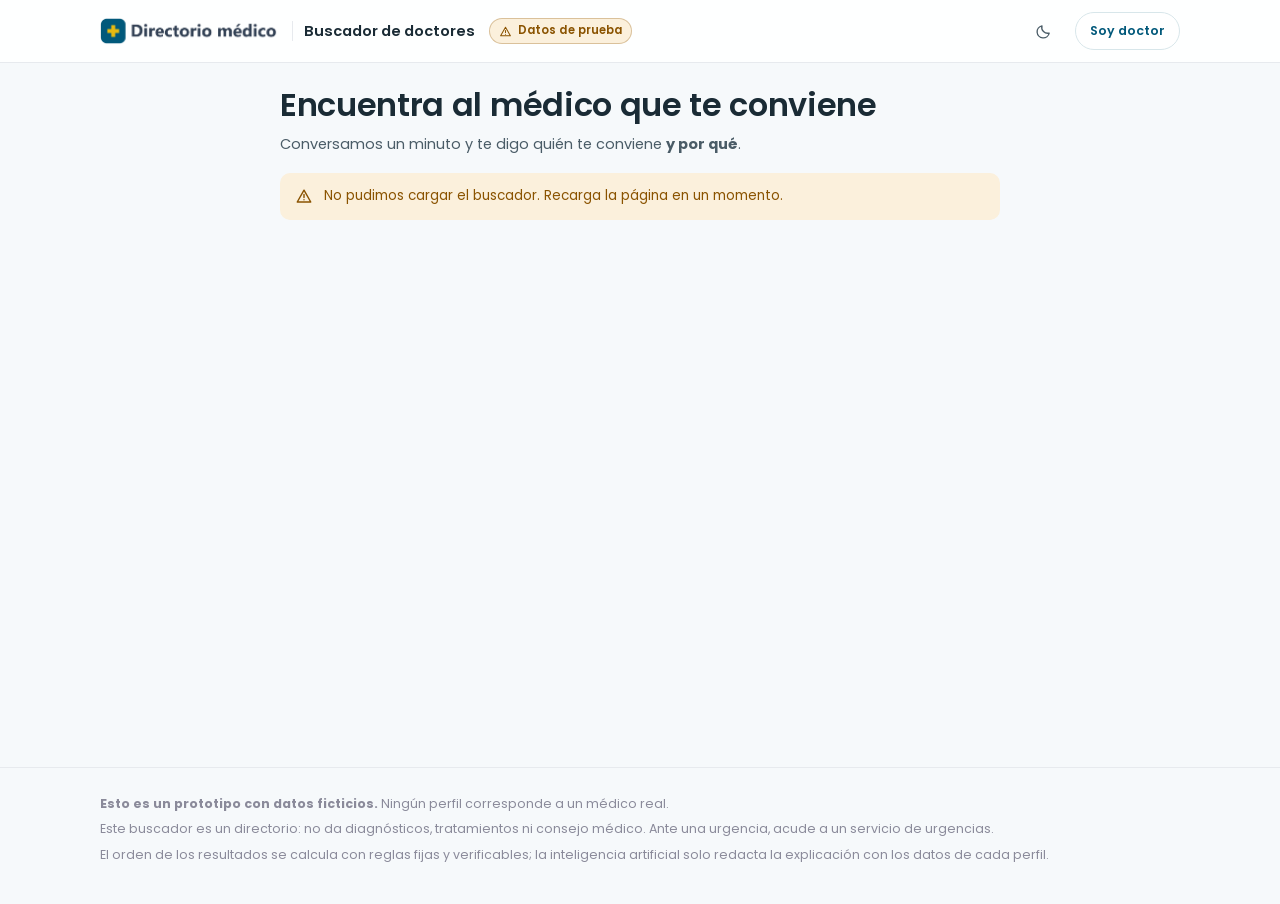
<file: buscar.html>
<!DOCTYPE html>
<html lang="es-MX">
<head>
<meta charset="utf-8">
<meta name="viewport" content="width=device-width, initial-scale=1">
<link rel="icon" href="favicon.png" type="image/png">
<meta name="robots" content="noindex, nofollow">
<title>Buscador de doctores</title>
<meta name="description" content="Prototipo de buscador y recomendador de médicos. Datos de prueba.">
<link rel="stylesheet" href="assets/css/app.css">
<link rel="stylesheet" href="assets/css/chat.css">
<link rel="stylesheet" href="assets/css/buscar.css">
</head>
<body>

<!-- Hoja de iconos compartida: se inserta aquí mismo, antes de cualquier <use> -->
<script src="assets/js/iconos.js"></script>

<header class="cabecera">
  <div class="contenedor cabecera-fila">
    <a class="marca" href="buscar.html">
      <img class="marca-logo" src="assets/img/logo-horizontal.webp" alt="Directorio médico" width="181" height="30">
      <span class="marca-sep"></span>
      <span class="marca-nombre">Buscador de doctores</span>
    </a>
    <span class="etiqueta-prueba"><svg><use href="#i-alerta"/></svg> Datos de prueba</span>
    <span class="cabecera-espacio"></span>
    <nav class="cabecera-nav">
      <button class="btn btn-texto btn-chico" id="btn-tema" type="button" aria-label="Cambiar tema">
        <svg><use href="#i-luna"/></svg>
      </button>
      <a class="btn btn-linea btn-chico" href="doctores.html">Soy doctor</a>
    </nav>
  </div>
</header>

<main class="contenedor">

  <!-- ══ La conversación ═══════════════════════════════════════════════ -->
  <section id="vista-chat" class="chat-marco">
    <div class="chat-intro">
      <h1>Encuentra al médico que te conviene</h1>
      <p>Conversamos un minuto y te digo quién te conviene <strong>y por qué</strong>.</p>
    </div>
    <div id="chat"></div>
    <datalist id="lista-zonas"></datalist>
  </section>

  <!-- ══ Resultados ═══════════════════════════════════════════════════ -->
  <section id="vista-resultados" class="resultados oculto" aria-live="polite">
    <div class="cargando oculto" id="cargando">
      <svg class="girando"><use href="#i-cargando"/></svg>
      <span>Buscando y comparando perfiles…</span>
    </div>
    <div id="contenido-resultados"></div>
  </section>

</main>

<footer class="pie">
  <div class="contenedor">
    <p><strong>Esto es un prototipo con datos ficticios.</strong> Ningún perfil corresponde a un médico real.</p>
    <p>Este buscador es un directorio: no da diagnósticos, tratamientos ni consejo médico. Ante una urgencia, acude a un servicio de urgencias.</p>
    <p>El orden de los resultados se calcula con reglas fijas y verificables; la inteligencia artificial solo redacta la explicación con los datos de cada perfil.</p>
  </div>
</footer>

<script src="assets/js/tema.js"></script>
<script src="assets/js/avatar.js"></script>
<script src="assets/js/conversacion.js"></script>
<script src="assets/js/guion-paciente.js"></script>
<script src="assets/js/buscar.js"></script>
</body>
</html>
</file>
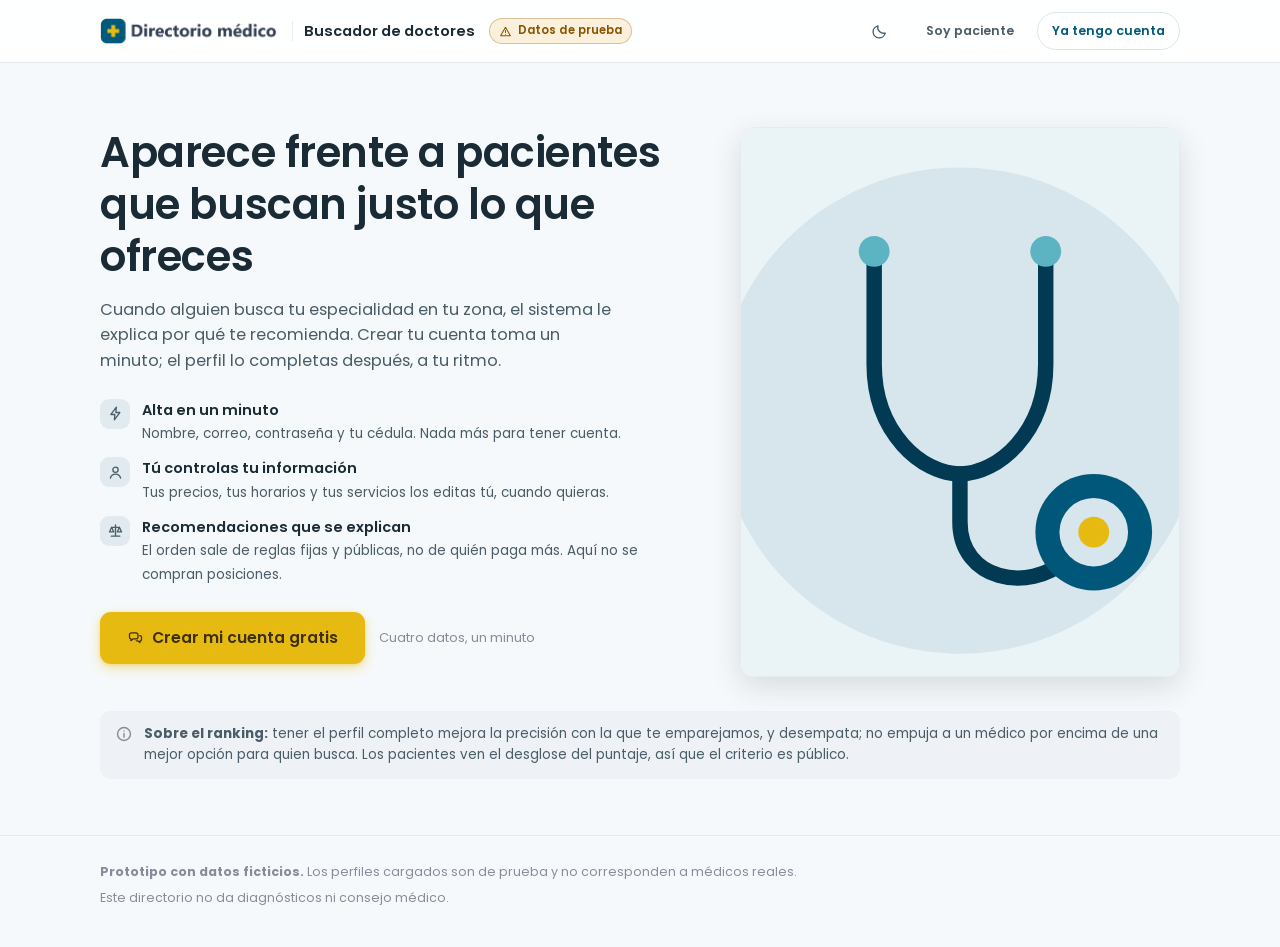
<file: doctores.html>
<!DOCTYPE html>
<html lang="es-MX">
<head>
<meta charset="utf-8">
<meta name="viewport" content="width=device-width, initial-scale=1">
<link rel="icon" href="favicon.png" type="image/png">
<meta name="robots" content="noindex, nofollow">
<title>Para médicos · Buscador de doctores</title>
<meta name="description" content="Prototipo: alta de médicos en el buscador. Datos de prueba.">
<link rel="stylesheet" href="assets/css/app.css">
<link rel="stylesheet" href="assets/css/chat.css">
<link rel="stylesheet" href="assets/css/doctor.css">
</head>
<body>

<script src="assets/js/iconos.js"></script>

<header class="cabecera">
  <div class="contenedor cabecera-fila">
    <a class="marca" href="buscar.html">
      <img class="marca-logo" src="assets/img/logo-horizontal.webp" alt="Directorio médico" width="181" height="30">
      <span class="marca-sep"></span>
      <span class="marca-nombre">Buscador de doctores</span>
    </a>
    <span class="etiqueta-prueba"><svg><use href="#i-alerta"/></svg> Datos de prueba</span>
    <span class="cabecera-espacio"></span>
    <nav class="cabecera-nav">
      <button class="btn btn-texto btn-chico" id="btn-tema" type="button" aria-label="Cambiar tema">
        <svg><use href="#i-luna"/></svg>
      </button>
      <a class="btn btn-texto btn-chico" href="buscar.html">Soy paciente</a>
      <button class="btn btn-linea btn-chico" type="button" id="btn-entrar">Ya tengo cuenta</button>
    </nav>
  </div>
</header>

<main class="contenedor">

  <!-- ══ Propuesta de valor ═══════════════════════════════════════════ -->
  <section class="heroe" id="vista-landing">
    <div>
      <h1>Aparece frente a pacientes que buscan justo lo que ofreces</h1>
      <p class="heroe-entrada">Cuando alguien busca tu especialidad en tu zona, el sistema le explica por qué te recomienda. Crear tu cuenta toma un minuto; el perfil lo completas después, a tu ritmo.</p>

      <div class="ventajas">
        <div class="ventaja">
          <span class="ventaja-icono"><svg><use href="#i-rayo"/></svg></span>
          <div>
            <b>Alta en un minuto</b>
            <span>Nombre, correo, contraseña y tu cédula. Nada más para tener cuenta.</span>
          </div>
        </div>
        <div class="ventaja">
          <span class="ventaja-icono"><svg><use href="#i-persona"/></svg></span>
          <div>
            <b>Tú controlas tu información</b>
            <span>Tus precios, tus horarios y tus servicios los editas tú, cuando quieras.</span>
          </div>
        </div>
        <div class="ventaja">
          <span class="ventaja-icono"><svg><use href="#i-balanza"/></svg></span>
          <div>
            <b>Recomendaciones que se explican</b>
            <span>El orden sale de reglas fijas y públicas, no de quién paga más. Aquí no se compran posiciones.</span>
          </div>
        </div>
      </div>

      <div class="heroe-acciones">
        <button class="btn btn-acento btn-grande" type="button" id="btn-empezar">
          <svg><use href="#i-globos"/></svg> Crear mi cuenta gratis
        </button>
        <span class="heroe-tiempo">Cuatro datos, un minuto</span>
      </div>

      <!-- Prueba social: solo aparece si la bitácora tiene datos reales -->
      <div class="tarjeta demanda oculto" id="demanda">
        <div class="demanda-titulo">Lo que buscaron los pacientes esta semana</div>
        <div class="demanda-lista" id="demanda-especialidades"></div>
        <div class="demanda-lista" id="demanda-zonas" style="margin-top:8px"></div>
        <p class="demanda-pie">Conteos reales de las búsquedas hechas en este prototipo en los últimos 7 días.</p>
      </div>
    </div>

    <div class="heroe-imagen">
      <img src="assets/img/hero-consultorio.svg" alt="" width="400" height="320" loading="lazy">
    </div>
  </section>

  <!-- ══ El alta, conversando ═════════════════════════════════════════ -->
  <section id="vista-chat" class="chat-marco oculto">
    <div class="chat-intro">
      <h1>Creemos tu cuenta</h1>
      <p>Cuatro datos y estás dentro. El perfil completo lo llenas después, en un formulario.</p>
    </div>
    <div id="chat"></div>
  </section>

  <!-- ══ Cierre: cómo quedó ═══════════════════════════════════════════ -->
  <section id="vista-cierre" class="oculto"></section>

  <!-- ══ Acceso ═══════════════════════════════════════════════════════ -->
  <section id="vista-login" class="oculto">
    <div class="tarjeta acceso acceso-solo">
      <h2>Entra a tu perfil</h2>
      <form class="formulario" id="form-login" novalidate>
        <div class="campo">
          <label class="campo-etiqueta" for="log-email">Correo</label>
          <input class="entrada" id="log-email" type="email" maxlength="160" autocomplete="email" required>
        </div>
        <div class="campo">
          <label class="campo-etiqueta" for="log-password">Contraseña</label>
          <input class="entrada" id="log-password" type="password" autocomplete="current-password" required>
        </div>
        <p class="campo-error oculto" id="error-login"></p>
        <button class="btn btn-primario" type="submit" id="btn-login">Entrar</button>
        <p class="form-pie">Cuentas de prueba: cualquier correo del catálogo con la contraseña <strong>demo1234</strong>.</p>
      </form>
      <button class="btn btn-texto btn-chico" type="button" id="btn-volver-landing">Volver</button>
    </div>
  </section>

  <div class="aviso" id="aviso-etica">
    <svg><use href="#i-info"/></svg>
    <span><strong>Sobre el ranking:</strong> tener el perfil completo mejora la precisión con la que te emparejamos, y desempata; no empuja a un médico por encima de una mejor opción para quien busca. Los pacientes ven el desglose del puntaje, así que el criterio es público.</span>
  </div>

</main>

<footer class="pie">
  <div class="contenedor">
    <p><strong>Prototipo con datos ficticios.</strong> Los perfiles cargados son de prueba y no corresponden a médicos reales.</p>
    <p>Este directorio no da diagnósticos ni consejo médico.</p>
  </div>
</footer>

<script src="assets/js/tema.js"></script>
<script src="assets/js/avatar.js"></script>
<script src="assets/js/conversacion.js"></script>
<script src="assets/js/guion-doctor.js"></script>
<script src="assets/js/doctores.js"></script>
</body>
</html>
</file>
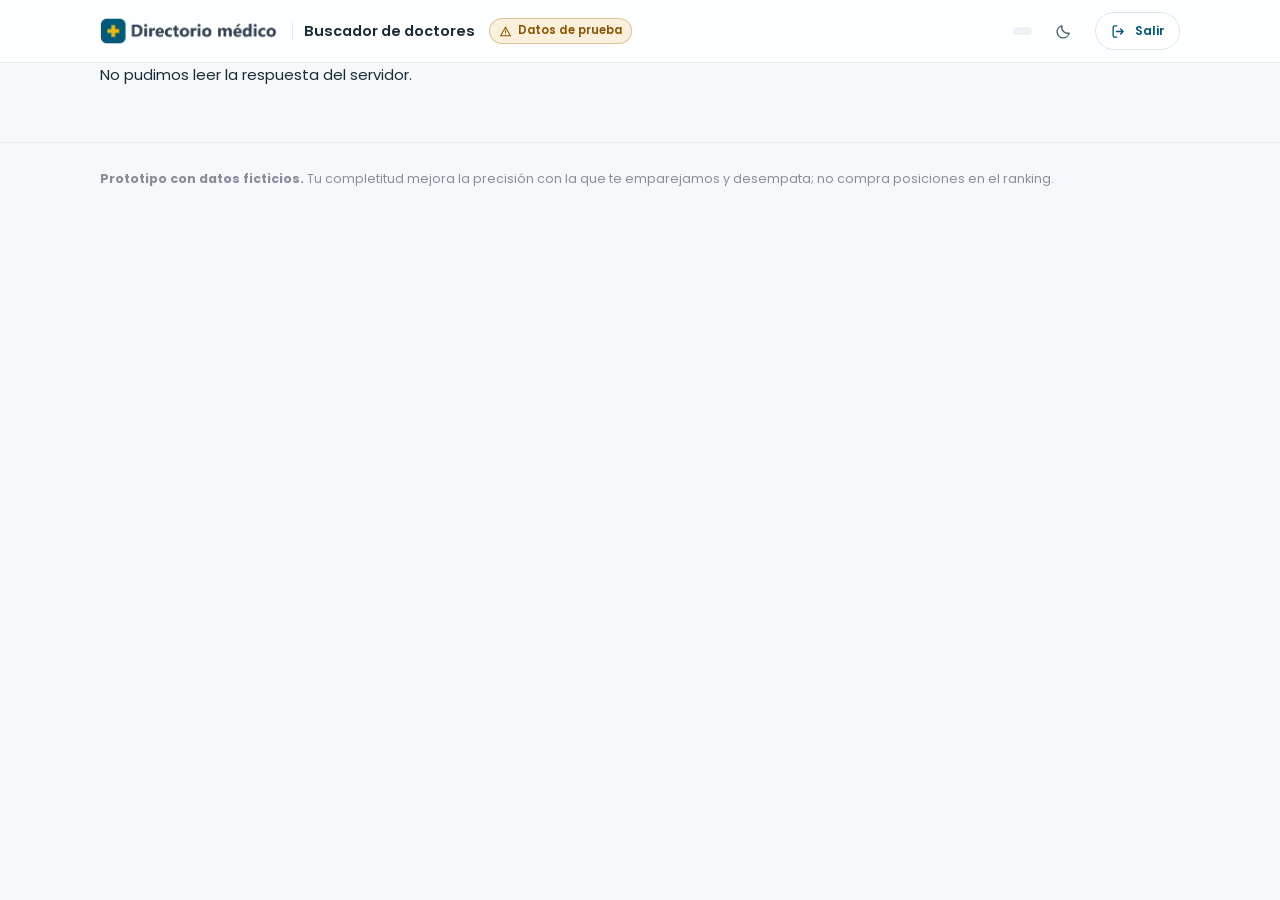
<file: mi-perfil.html>
<!DOCTYPE html>
<html lang="es-MX">
<head>
<meta charset="utf-8">
<meta name="viewport" content="width=device-width, initial-scale=1">
<link rel="icon" href="favicon.png" type="image/png">
<meta name="robots" content="noindex, nofollow">
<title>Mi perfil · Buscador de doctores</title>
<link rel="stylesheet" href="assets/css/app.css">
<link rel="stylesheet" href="assets/css/doctor.css">
</head>
<body>

<script src="assets/js/iconos.js"></script>

<header class="cabecera">
  <div class="contenedor cabecera-fila">
    <a class="marca" href="buscar.html">
      <img class="marca-logo" src="assets/img/logo-horizontal.webp" alt="Directorio médico" width="181" height="30">
      <span class="marca-sep"></span>
      <span class="marca-nombre">Buscador de doctores</span>
    </a>
    <span class="etiqueta-prueba"><svg><use href="#i-alerta"/></svg> Datos de prueba</span>
    <span class="cabecera-espacio"></span>
    <nav class="cabecera-nav">
      <span class="chip" id="chip-doctor"></span>
      <button class="btn btn-texto btn-chico" id="btn-tema" type="button" aria-label="Cambiar tema">
        <svg><use href="#i-luna"/></svg>
      </button>
      <button class="btn btn-linea btn-chico" type="button" id="btn-salir">
        <svg><use href="#i-salir"/></svg> Salir
      </button>
    </nav>
  </div>
</header>

<main class="contenedor">

  <div class="cargando" id="cargando">
    <svg class="girando"><use href="#i-cargando"/></svg>
    <span>Cargando tu perfil…</span>
  </div>

  <form class="perfil oculto" id="form-perfil" novalidate>

    <!-- ══ Columna del formulario ═══════════════════════════════════════ -->
    <div class="bloques">

      <section class="tarjeta bloque">
        <div class="bloque-cabeza">
          <h3>Quién eres</h3>
          <span class="puntos">15 puntos</span>
        </div>
        <div class="rejilla rejilla-2">
          <div class="campo">
            <label class="campo-etiqueta" for="nombre">Nombre como te ven los pacientes</label>
            <input class="entrada" id="nombre" name="nombre" maxlength="120" required>
          </div>
          <div class="campo">
            <label class="campo-etiqueta" for="telefono">Teléfono de contacto</label>
            <input class="entrada" id="telefono" name="telefono" maxlength="20" inputmode="tel" placeholder="5512345678">
            <span class="campo-ayuda">Sin contacto, quien te elige no puede llegar a ti.</span>
          </div>
        </div>
        <div class="campo" style="margin-top:14px">
          <span class="campo-etiqueta">Género</span>
          <div class="opciones" role="radiogroup" aria-label="Género">
            <label class="opcion"><input type="radio" name="genero" value="F"><span class="opcion-caja"><b>Mujer</b></span></label>
            <label class="opcion"><input type="radio" name="genero" value="M"><span class="opcion-caja"><b>Hombre</b></span></label>
            <label class="opcion"><input type="radio" name="genero" value="X"><span class="opcion-caja"><b>Prefiero no decirlo</b></span></label>
          </div>
          <span class="campo-ayuda">Muchos pacientes filtran por médico o médica. Sin el dato, quedas fuera de ese filtro.</span>
        </div>
      </section>

      <section class="tarjeta bloque">
        <div class="bloque-cabeza">
          <h3>Qué haces</h3>
          <span class="puntos">20 puntos</span>
        </div>
        <div class="campo">
          <label class="campo-etiqueta" for="especialidad">Especialidad</label>
          <select class="selector" id="especialidad" name="especialidad_id">
            <option value="">Elige tu especialidad</option>
          </select>
          <span class="campo-ayuda">Es el primer filtro de toda búsqueda: sin ella no apareces.</span>
        </div>
        <div class="campo" style="margin-top:14px">
          <span class="campo-etiqueta">Servicios que ofreces</span>
          <div class="servicios-lista" id="servicios"></div>
          <span class="campo-ayuda" id="servicios-ayuda">Elige tu especialidad para ver los servicios.</span>
        </div>
      </section>

      <section class="tarjeta bloque">
        <div class="bloque-cabeza">
          <h3>Dónde atiendes</h3>
          <span class="puntos">12 puntos</span>
        </div>
        <div class="ubicaciones" id="ubicaciones"></div>
        <button class="btn btn-linea btn-chico" type="button" id="btn-agregar-ubicacion" style="margin-top:12px">
          <svg><use href="#i-cruz"/></svg> Agregar otro lugar
        </button>
        <p class="campo-ayuda" style="margin-top:10px">Es lo que te hace salir como "el más cercano" para quien vive por ahí. Puedes registrar hasta tres lugares.</p>
      </section>

      <section class="tarjeta bloque">
        <div class="bloque-cabeza">
          <h3>Cómo y a quién atiendes</h3>
          <span class="puntos">13 puntos</span>
        </div>
        <div class="campo">
          <span class="campo-etiqueta">Modalidad</span>
          <div class="servicios-lista">
            <label class="servicio-opcion"><input type="checkbox" name="modalidad" value="consultorio"><span>Consultorio</span></label>
            <label class="servicio-opcion"><input type="checkbox" name="modalidad" value="hospital"><span>Hospital</span></label>
            <label class="servicio-opcion"><input type="checkbox" name="modalidad" value="telemedicina"><span>Videoconsulta</span></label>
          </div>
        </div>
        <div class="rejilla rejilla-2" style="margin-top:14px">
          <div class="campo">
            <label class="campo-etiqueta" for="disponibilidad">Qué tan pronto puedes atender</label>
            <select class="selector" id="disponibilidad" name="disponibilidad">
              <option value="">Sin especificar</option>
              <option value="inmediata">El mismo día</option>
              <option value="esta_semana">Esta semana</option>
              <option value="programada">Con cita programada</option>
            </select>
            <span class="campo-ayuda">Te posiciona con quien tiene prisa.</span>
          </div>
          <div class="campo">
            <span class="campo-etiqueta">Idiomas</span>
            <div class="servicios-lista">
              <label class="servicio-opcion"><input type="checkbox" name="idiomas" value="es"><span>Español</span></label>
              <label class="servicio-opcion"><input type="checkbox" name="idiomas" value="en"><span>Inglés</span></label>
              <label class="servicio-opcion"><input type="checkbox" name="idiomas" value="fr"><span>Francés</span></label>
            </div>
          </div>
        </div>
        <div class="campo" style="margin-top:14px">
          <span class="campo-etiqueta">A quién atiendes</span>
          <label class="casilla"><input type="checkbox" name="atiende_ninos" value="1"> Atiendo niñas y niños</label>
          <label class="casilla"><input type="checkbox" name="atiende_adultos" value="1"> Atiendo personas adultas</label>
          <span class="campo-ayuda">Marcar "niñas y niños" te suma en todas las búsquedas pediátricas.</span>
        </div>
      </section>

      <section class="tarjeta bloque">
        <div class="bloque-cabeza">
          <h3>Cuánto cobras</h3>
          <span class="puntos">10 puntos</span>
        </div>
        <div class="rejilla rejilla-2">
          <div class="campo">
            <label class="campo-etiqueta" for="precio-min">Consulta desde ($)</label>
            <input class="entrada" id="precio-min" name="precio_min" type="number" min="0" max="100000" step="50">
          </div>
          <div class="campo">
            <label class="campo-etiqueta" for="precio-max">Hasta ($)</label>
            <input class="entrada" id="precio-max" name="precio_max" type="number" min="0" max="100000" step="50">
          </div>
        </div>
        <p class="campo-ayuda" style="margin-top:10px">Con precio apareces cuando filtran por presupuesto. Sin él, al paciente le decimos "no especifica precio".</p>
      </section>

      <section class="tarjeta bloque">
        <div class="bloque-cabeza">
          <h3>Tu trayectoria</h3>
          <span class="puntos">21 puntos</span>
        </div>
        <div class="rejilla rejilla-2">
          <div class="campo">
            <label class="campo-etiqueta" for="anios">Años de experiencia</label>
            <input class="entrada" id="anios" name="anios_experiencia" type="number" min="0" max="70">
            <span class="campo-ayuda">Decide quién es "el de más experiencia".</span>
          </div>
          <div class="campo">
            <label class="campo-etiqueta" for="formacion">Formación</label>
            <input class="entrada" id="formacion" name="formacion" maxlength="500" placeholder="Universidad, especialidad, alta especialidad">
          </div>
        </div>
        <div class="campo" style="margin-top:14px">
          <label class="campo-etiqueta" for="certificaciones">Certificaciones o consejos</label>
          <input class="entrada" id="certificaciones" name="certificaciones" maxlength="500" placeholder="Consejo Mexicano de…">
        </div>
        <div class="campo" style="margin-top:14px">
          <label class="campo-etiqueta" for="bio">Cómo te describes</label>
          <textarea class="area" id="bio" name="bio" maxlength="1000" placeholder="En qué te enfocas, cómo es tu consulta, qué puede esperar el paciente."></textarea>
          <span class="campo-ayuda"><span id="bio-cuenta">0</span> de 1000 caracteres · a partir de 60 cuenta para tu perfil.</span>
        </div>
      </section>

      <section class="tarjeta bloque">
        <div class="bloque-cabeza">
          <h3>Tu cédula profesional</h3>
          <span class="puntos">9 puntos</span>
        </div>
        <div class="campo">
          <label class="campo-etiqueta" for="cedula">Número de cédula</label>
          <input class="entrada" id="cedula" name="cedula" maxlength="10" inputmode="numeric" placeholder="1234567">
        </div>
        <div class="subida" style="margin-top:14px">
          <div class="subida-caja">
            <svg><use href="#i-archivo"/></svg>
            <div class="crece">
              <b id="cedula-estado">Sin documento</b>
              <small>PDF, JPG o PNG, hasta 5 MB. Solo lo ve el equipo del directorio.</small>
            </div>
            <label class="btn btn-linea btn-chico">
              <svg><use href="#i-subir"/></svg> Elegir archivo
              <input type="file" name="cedula_archivo" id="cedula-archivo" accept="application/pdf,image/jpeg,image/png" class="solo-lectores">
            </label>
          </div>
          <p class="campo-ayuda">Con número y documento obtienes el sello <strong>Cédula registrada</strong> que el paciente ve en tu tarjeta. En este prototipo se valida el formato y que haya documento; el cotejo contra el registro público llegará después, y hasta entonces el sello no dice "verificada".</p>
        </div>
      </section>

      <div class="barra-guardar">
        <span class="barra-mensaje" id="barra-mensaje"></span>
        <span class="crece"></span>
        <button class="btn btn-texto btn-chico" type="button" id="btn-guardar-salir">Guardar y seguir después</button>
        <button class="btn btn-primario" type="submit" id="btn-guardar">Guardar cambios</button>
      </div>
    </div>

    <!-- ══ Columna lateral ══════════════════════════════════════════════ -->
    <aside class="columna-lateral">

      <section class="tarjeta panel">
        <div class="panel-titulo">Tu perfil</div>
        <div class="medidor">
          <div style="display:flex;align-items:baseline;gap:10px">
            <span class="medidor-cifra" id="medidor-cifra">0%</span>
            <span class="nivel-sello" id="nivel-sello" data-nivel="basico">
              <svg><use href="#i-escudo"/></svg> <span id="nivel-texto">Básico</span>
            </span>
          </div>
          <div class="medidor-pista">
            <div class="medidor-barra" id="medidor-barra" data-nivel="basico" style="width:0%"
                 role="progressbar" aria-valuemin="0" aria-valuemax="100" aria-valuenow="0"
                 aria-label="Completitud de tu perfil"></div>
          </div>
          <div class="medidor-escala">
            <span data-escala="basico">Básico</span>
            <span data-escala="destacado">Destacado · 50%</span>
            <span data-escala="top">Top · 80%</span>
          </div>
        </div>
        <div id="festejo" class="oculto" style="margin-top:12px"></div>
      </section>

      <section class="tarjeta panel">
        <div class="panel-titulo"><svg style="width:13px;height:13px;vertical-align:-2px"><use href="#i-ojo"/></svg> Así te ven los pacientes</div>
        <div class="previa">
          <div class="previa-tarjeta" id="previa"></div>
        </div>
      </section>

      <section class="tarjeta panel">
        <div class="panel-titulo">Lo que te falta</div>
        <div class="pendientes" id="pendientes"></div>
      </section>

      <section class="tarjeta panel" id="panel-metricas">
        <div class="panel-titulo">Tus números (últimos 7 días)</div>
        <div class="metricas">
          <div class="metrica"><b id="m-apariciones">0</b><span>veces que apareciste</span></div>
          <div class="metrica"><b id="m-elecciones">0</b><span>veces que te eligieron</span></div>
        </div>
        <p class="campo-ayuda" style="margin-top:10px" id="demanda-nota"></p>
      </section>

    </aside>
  </form>
</main>

<footer class="pie">
  <div class="contenedor">
    <p><strong>Prototipo con datos ficticios.</strong> Tu completitud mejora la precisión con la que te emparejamos y desempata; no compra posiciones en el ranking.</p>
  </div>
</footer>

<script src="assets/js/tema.js"></script>
<script src="assets/js/mi-perfil.js"></script>
</body>
</html>
</file>
<file: assets/css/app.css>
/* ==========================================================================
   Buscador de Doctores — hoja de estilo del prototipo
   --------------------------------------------------------------------------
   CSS a mano, sin frameworks ni build. Poppins auto-alojada.
   Paleta: azul (#01587A) sobre neutros. La rampa de los medidores está
   validada por contraste (rampa ordinal de un solo tono, L monótona, extremo
   claro por encima de 2:1 contra la superficie) en claro y en oscuro; el modo
   oscuro tiene sus propios pasos, no es una inversión.
   ========================================================================== */

@font-face { font-family: 'BDPoppins'; src: url('../fonts/poppins-400.woff2') format('woff2'); font-weight: 400; font-display: swap; }
@font-face { font-family: 'BDPoppins'; src: url('../fonts/poppins-500.woff2') format('woff2'); font-weight: 500; font-display: swap; }
@font-face { font-family: 'BDPoppins'; src: url('../fonts/poppins-600.woff2') format('woff2'); font-weight: 600; font-display: swap; }
@font-face { font-family: 'BDPoppins'; src: url('../fonts/poppins-700.woff2') format('woff2'); font-weight: 700; font-display: swap; }

/* `:host` además de `:root`: cuando el buscador se monta dentro de un Shadow DOM
   (embed.js, en el panel del paciente) `:root` no casa con nada de ahí adentro y
   los tokens no llegarían. Los bloques oscuros de abajo siguen en `:root…` a
   propósito: no casan dentro del shadow, y así el panel queda fijado en claro. */
:root, :host {
  color-scheme: light;

  /* ── Marca ─────────────────────────────────────────────────────
     Los tres colores que se repiten en el chatbot, el panel y la tienda; son
     los de marca de verdad. El dorado es el acento de las llamadas a la acción,
     igual que en el bot de financiamiento. */
  --brand:        #01587A;   /* azul · primario */
  --brand-hover:  #01405c;   /* azul profundo (sombra del degradado del login) */
  --brand-ink:    #ffffff;   /* texto encima del azul */
  --secundario:   #5CB3C1;   /* turquesa */
  --accent:       #E7BA11;   /* dorado · CTA */
  --accent-ink:   #3d3000;
  --grad:         linear-gradient(135deg, #01587A, #5CB3C1);
  --grad-suave:   linear-gradient(135deg, #01587A 0%, #3a9fb0 100%);

  --surface-0:    #f6f9fb;   /* fondo de aplicación (tienda y panel) */
  --surface-1:    #ffffff;
  --surface-2:    #eef2f6;
  --surface-3:    #e3eaf0;
  --line:         #e7eaee;   /* borde neutro compartido por todo el ecosistema */
  --line-strong:  #d8e6ea;

  --ink:          #1a2b35;   /* tinta */
  --ink-2:        #4a5c67;
  --ink-3:        #8a8a9a;   /* gris */

  /* Medidores: un solo tono, magnitud por longitud (no por color). */
  --bar:          #01587A;
  --bar-track:    #e4ebef;

  /* Rampa ordinal de nivel de perfil (básico → destacado → top). */
  --nivel-1:      #7BB6CC;
  --nivel-2:      #3D8CA8;
  --nivel-3:      #01587A;

  --ok:           #12664a;
  --ok-bg:        #e2f2ec;
  --aviso:        #8a5300;
  --aviso-bg:     #fbf0dc;

  --radio:        14px;      /* tarjeta estándar del ecosistema */
  --radio-sm:     10px;
  --radio-pill:   22px;      /* botones y paneles grandes */
  --sombra:       0 4px 22px rgba(30, 41, 59, .08);
  --sombra-alta:  0 10px 30px rgba(30, 41, 59, .14);
  --halo:         0 0 0 3px rgba(92, 179, 193, .18);   /* foco turquesa */
  --ease:         cubic-bezier(.25, 1, .5, 1);
  --ancho:        1120px;
}

@media (prefers-color-scheme: dark) {
  :root:not([data-theme="light"]) {
    color-scheme: dark;
    --brand:       #5CB3C1;   /* en oscuro manda el turquesa: el azul no contrasta */
    --brand-hover: #7cc6d2;
    --brand-ink:   #06222c;
    --secundario:  #4FA3BC;
    --accent:      #E7BA11;
    --accent-ink:  #2a2100;
    --grad:        linear-gradient(135deg, #01587A, #5CB3C1);
    --grad-suave:  linear-gradient(135deg, #014458 0%, #2f7d8f 100%);

    --surface-0:   #0f1417;
    --surface-1:   #171e22;
    --surface-2:   #1f272c;
    --surface-3:   #283238;
    --line:        #2b353b;
    --line-strong: #3a474e;
    --halo:        0 0 0 3px rgba(92, 179, 193, .28);

    --ink:         #eef4f7;
    --ink-2:       #b7c5cd;
    --ink-3:       #91a2ac;

    --bar:         #4FA3BC;
    --bar-track:   #253036;

    --nivel-1:     #2E7C95;
    --nivel-2:     #4FA3BC;
    --nivel-3:     #7FCEE0;

    --ok:          #7fd9b6;
    --ok-bg:       #12302a;
    --aviso:       #eec26a;
    --aviso-bg:    #33280f;

    --sombra:      0 1px 2px rgba(0, 0, 0, .4), 0 8px 24px -12px rgba(0, 0, 0, .6);
    --sombra-alta: 0 2px 6px rgba(0, 0, 0, .45), 0 18px 40px -18px rgba(0, 0, 0, .7);
  }
}

:root[data-theme="dark"] {
  color-scheme: dark;
  --brand:       #5CB3C1;
  --brand-hover: #7cc6d2;
  --brand-ink:   #06222c;
  --secundario:  #4FA3BC;
  --accent:      #E7BA11;
  --accent-ink:  #2a2100;
  --grad:        linear-gradient(135deg, #01587A, #5CB3C1);
  --grad-suave:  linear-gradient(135deg, #014458 0%, #2f7d8f 100%);
  --halo:        0 0 0 3px rgba(92, 179, 193, .28);
  --surface-0:   #0f1417;
  --surface-1:   #171e22;
  --surface-2:   #1f272c;
  --surface-3:   #283238;
  --line:        #2b353b;
  --line-strong: #3a474e;
  --ink:         #eef4f7;
  --ink-2:       #b7c5cd;
  --ink-3:       #91a2ac;
  --bar:         #4FA3BC;
  --bar-track:   #253036;
  --nivel-1:     #2E7C95;
  --nivel-2:     #4FA3BC;
  --nivel-3:     #7FCEE0;
  --ok:          #7fd9b6;
  --ok-bg:       #12302a;
  --aviso:       #eec26a;
  --aviso-bg:    #33280f;
  --sombra:      0 1px 2px rgba(0, 0, 0, .4), 0 8px 24px -12px rgba(0, 0, 0, .6);
  --sombra-alta: 0 2px 6px rgba(0, 0, 0, .45), 0 18px 40px -18px rgba(0, 0, 0, .7);
}

/* ── Base ─────────────────────────────────────────────────────────────── */
*, *::before, *::after { box-sizing: border-box; }

body {
  margin: 0;
  background: var(--surface-0);
  color: var(--ink);
  font-family: 'BDPoppins', system-ui, -apple-system, 'Segoe UI', Roboto, sans-serif;
  font-size: 15px;
  line-height: 1.55;
  -webkit-font-smoothing: antialiased;
}

h1, h2, h3, h4 { margin: 0; line-height: 1.25; font-weight: 600; letter-spacing: -.01em; }
h1 { font-size: 1.75rem; }
h2 { font-size: 1.3rem; }
h3 { font-size: 1.05rem; }
p  { margin: 0; }
a  { color: var(--brand); }

button, input, select, textarea { font: inherit; color: inherit; }
svg { flex: none; }

.contenedor { width: 100%; max-width: var(--ancho); margin: 0 auto; padding: 0 20px; }
.oculto { display: none !important; }
.solo-lectores {
  position: absolute; width: 1px; height: 1px; padding: 0; margin: -1px;
  overflow: hidden; clip: rect(0 0 0 0); white-space: nowrap; border: 0;
}

:where(a, button, input, select, textarea, [tabindex]):focus-visible {
  outline: 2px solid var(--brand);
  outline-offset: 2px;
  border-radius: 6px;
}

/* ── Encabezado ───────────────────────────────────────────────────────── */
.cabecera {
  position: sticky; top: 0; z-index: 40;
  background: color-mix(in srgb, var(--surface-1) 88%, transparent);
  backdrop-filter: blur(10px);
  border-bottom: 1px solid var(--line);
}
.cabecera-fila { display: flex; align-items: center; gap: 14px; height: 62px; }
.marca { display: flex; align-items: center; gap: 11px; color: var(--ink); text-decoration: none; min-width: 0; }
.marca-logo { height: 30px; width: auto; flex: none; }
/* En oscuro el wordmark gris del logo no se lee: se fuerza a blanco, el mismo
   truco que usan el header de la tienda y el login del panel. */
:root[data-theme="dark"] .marca-logo { filter: brightness(0) invert(1); }
@media (prefers-color-scheme: dark) {
  :root:not([data-theme="light"]) .marca-logo { filter: brightness(0) invert(1); }
}
.marca-sep { width: 1px; height: 20px; background: var(--line); flex: none; }
.marca-nombre { font-weight: 600; font-size: 14.5px; white-space: nowrap; }
.cabecera-espacio { flex: 1; }
.cabecera-nav { display: flex; align-items: center; gap: 8px; }

.etiqueta-prueba {
  display: inline-flex; align-items: center; gap: 6px;
  padding: 3px 9px; border-radius: 99px;
  background: var(--aviso-bg); color: var(--aviso);
  font-size: 11.5px; font-weight: 600; letter-spacing: .01em;
  border: 1px solid color-mix(in srgb, var(--aviso) 30%, transparent);
}
.etiqueta-prueba svg { width: 13px; height: 13px; }

/* En pantallas angostas la cabecera no cabe entera: se conserva lo esencial
   (el aviso de datos de prueba y las acciones) y se recorta lo demás. */
@media (max-width: 560px) {
  .cabecera-fila { gap: 8px; }
  .marca-sep, .marca-nombre { display: none; }   /* solo el logo */
  #chip-doctor { display: none; }
  .cabecera-nav .btn { padding-left: 11px; padding-right: 11px; }
}
/* En un teléfono (390 px) el logo de 181 px, el aviso y dos botones no caben: la
   marca se encogía por debajo del logo y el aviso se le montaba encima. Se achica
   el logo, el aviso queda solo como icono (el pie ya explica que los datos son
   ficticios) y los botones no se parten en dos líneas. */
@media (max-width: 420px) {
  .marca-logo { height: 24px; }
  .etiqueta-prueba { font-size: 0; gap: 0; padding: 5px; flex: none; }
  .cabecera-nav { flex: none; }
  .cabecera-nav .btn { white-space: nowrap; }
  /* «Soy paciente» lleva al mismo lugar que el logo: en el teléfono sobra. */
  .cabecera-nav a.btn-texto[href="buscar.html"] { display: none; }
}

/* ── Botones ──────────────────────────────────────────────────────────── */
.btn {
  display: inline-flex; align-items: center; justify-content: center; gap: 8px;
  padding: 11px 20px; border-radius: var(--radio-pill); border: 1px solid transparent;
  background: var(--surface-2); color: var(--ink);
  font-size: 14.5px; font-weight: 600; cursor: pointer; text-decoration: none;
  transition: background .18s var(--ease), border-color .18s var(--ease), transform .18s var(--ease);
}
.btn:hover  { background: var(--surface-3); transform: translateY(-2px); }
.btn:active { transform: translateY(0); }
.btn svg    { width: 17px; height: 17px; }
.btn[disabled] { opacity: .5; cursor: not-allowed; }

.btn-primario { background: var(--brand); color: var(--brand-ink); box-shadow: 0 3px 12px rgba(30, 41, 59, .28); }
.btn-primario:hover { background: var(--brand-hover); box-shadow: 0 6px 18px rgba(30, 41, 59, .4); }

/* El dorado es el acento de las llamadas a la acción en todo el sitio. */
.btn-acento { background: var(--accent); color: var(--accent-ink);
  box-shadow: 0 1px 3px rgba(231, 186, 17, .30), 0 4px 12px rgba(231, 186, 17, .38); }
.btn-acento:hover { filter: brightness(1.06);
  box-shadow: 0 2px 5px rgba(231, 186, 17, .32), 0 8px 20px rgba(231, 186, 17, .45); }

.btn-linea { background: var(--surface-1); border-width: 1.5px; border-color: var(--line-strong); color: var(--brand); }
.btn-linea:hover { background: var(--surface-2); }

.btn-texto { background: transparent; padding: 8px 10px; color: var(--ink-2); }
.btn-texto:hover { background: var(--surface-2); color: var(--ink); }

.btn-chico  { padding: 8px 14px; font-size: 12.5px; }
.btn-grande { padding: 13px 26px; font-size: 15.5px; border-radius: 11px; }

/* Avatar generado (assets/js/avatar.js). Nunca es una foto de una persona real. */
.avatar { display: block; flex: none; border-radius: 13px; }

/* ── Tarjetas ─────────────────────────────────────────────────────────── */
.tarjeta {
  background: var(--surface-1);
  border: 1px solid var(--line);
  border-radius: var(--radio);
  box-shadow: var(--sombra);
}
.tarjeta-alza { transition: transform .22s var(--ease), box-shadow .22s var(--ease), border-color .22s var(--ease); }
.tarjeta-alza:hover { transform: translateY(-6px); box-shadow: 0 16px 38px rgba(30, 41, 59, .16); border-color: var(--secundario); }

/* ── Chips ────────────────────────────────────────────────────────────── */
.chip {
  display: inline-flex; align-items: center; gap: 6px;
  padding: 4px 10px; border-radius: 99px;
  background: var(--surface-2); color: var(--ink-2);
  font-size: 12.5px; font-weight: 500;
  /* En pantallas angostas un chip largo con nowrap empujaba la página entera:
     que envuelva su texto es preferible a un desbordamiento horizontal. */
  max-width: 100%; white-space: normal; overflow-wrap: anywhere;
}
.chip svg { width: 14px; height: 14px; color: var(--ink-3); }
.chip-ok  { background: var(--ok-bg); color: var(--ok); }
.chip-ok svg { color: currentColor; }
.chip-aviso { background: var(--aviso-bg); color: var(--aviso); }
.chip-aviso svg { color: currentColor; }
.chips { display: flex; flex-wrap: wrap; gap: 6px; }

/* ── Medidor de sub-scores ────────────────────────────────────────────────
   Magnitud: un solo tono, el valor se lee por longitud y por su número. La
   identidad de cada eje va en su etiqueta, nunca en el color.               */
.ejes { display: grid; gap: 9px; }
.eje { display: grid; grid-template-columns: 118px 1fr 34px; align-items: center; gap: 10px; }
.eje-nombre { font-size: 12.5px; color: var(--ink-2); }
.eje-pista {
  position: relative; height: 8px; border-radius: 4px;
  background: var(--bar-track); overflow: hidden;
}
.eje-barra {
  position: absolute; inset: 0 auto 0 0;
  background: var(--bar);
  border-radius: 0 4px 4px 0;      /* extremo del dato redondeado, base cuadrada */
  transition: width .5s var(--ease);
}
.eje-valor { font-size: 12.5px; font-weight: 600; color: var(--ink-2); text-align: right; font-variant-numeric: tabular-nums; }
.eje-sin-dato { font-size: 12px; color: var(--ink-3); font-style: italic; }
.eje[data-peso="0"] .eje-barra { opacity: .45; }

/* ── Medidor de completitud (perfil del doctor) ──────────────────────── */
.medidor { display: grid; gap: 10px; }
.medidor-cifra { font-size: 2.6rem; font-weight: 700; line-height: 1; letter-spacing: -.02em; font-variant-numeric: tabular-nums; }
.medidor-pista { height: 12px; border-radius: 6px; background: var(--bar-track); overflow: hidden; }
.medidor-barra { height: 100%; border-radius: 0 6px 6px 0; background: var(--nivel-1); transition: width .6s var(--ease), background .3s var(--ease); }
.medidor-barra[data-nivel="destacado"] { background: var(--nivel-2); }
.medidor-barra[data-nivel="top"]       { background: var(--nivel-3); }
.medidor-escala { display: flex; justify-content: space-between; font-size: 11.5px; color: var(--ink-3); }
.medidor-escala span { position: relative; }
.medidor-escala .activo { color: var(--ink); font-weight: 600; }

/* ── Avisos ───────────────────────────────────────────────────────────── */
.aviso {
  display: flex; gap: 11px; align-items: flex-start;
  padding: 13px 15px; border-radius: var(--radio-sm);
  background: var(--surface-2); color: var(--ink-2); font-size: 13.5px;
}
.aviso svg { width: 18px; height: 18px; margin-top: 1px; color: var(--ink-3); }
.aviso-fuerte { background: var(--aviso-bg); color: var(--aviso); }
.aviso-fuerte svg { color: currentColor; }

/* ── Formularios ──────────────────────────────────────────────────────── */
.campo { display: grid; gap: 7px; }
.campo-etiqueta { font-size: 13.5px; font-weight: 600; color: var(--ink); }
.campo-ayuda { font-size: 12.5px; color: var(--ink-3); }
.campo-error { font-size: 12.5px; color: var(--aviso); font-weight: 500; }

.entrada, .area, .selector {
  width: 100%; padding: 11px 13px;
  background: var(--surface-1); color: var(--ink);
  border: 1.5px solid var(--line); border-radius: var(--radio-pill);
  transition: border-color .18s var(--ease), box-shadow .18s var(--ease);
}
.entrada::placeholder, .area::placeholder { color: var(--ink-3); }
.entrada:focus, .area:focus, .selector:focus {
  outline: none; border-color: var(--secundario);
  box-shadow: var(--halo);
}
.area { min-height: 92px; resize: vertical; line-height: 1.5; border-radius: var(--radio); }

/* Opciones tipo tarjeta (radio / checkbox ocultos) */
.opciones { display: grid; gap: 9px; grid-template-columns: repeat(auto-fit, minmax(150px, 1fr)); }
.opcion { position: relative; display: block; cursor: pointer; }
.opcion input { position: absolute; opacity: 0; width: 0; height: 0; }
.opcion-caja {
  display: grid; gap: 3px; padding: 12px 14px;
  border: 1px solid var(--line-strong); border-radius: 11px;
  background: var(--surface-1);
  transition: border-color .18s var(--ease), background .18s var(--ease);
  height: 100%;
}
.opcion-caja b { font-size: 14px; font-weight: 600; }
.opcion-caja small { font-size: 12px; color: var(--ink-3); }
.opcion:hover .opcion-caja { border-color: var(--line-strong); background: var(--surface-2); }
.opcion input:checked + .opcion-caja {
  border-color: var(--brand);
  background: color-mix(in srgb, var(--brand) 8%, var(--surface-1));
}
.opcion input:focus-visible + .opcion-caja { outline: 2px solid var(--brand); outline-offset: 2px; }

.casilla { display: flex; align-items: center; gap: 9px; cursor: pointer; font-size: 13.5px; color: var(--ink-2); }
.casilla input { width: 17px; height: 17px; accent-color: var(--brand); cursor: pointer; }

/* ── Pie ──────────────────────────────────────────────────────────────── */
.pie {
  margin-top: 56px; padding: 26px 0 40px;
  border-top: 1px solid var(--line);
  color: var(--ink-3); font-size: 12.5px;
}
.pie p + p { margin-top: 6px; }

/* ── Cargando ─────────────────────────────────────────────────────────── */
.girando { animation: girar 1s linear infinite; }
@keyframes girar { to { transform: rotate(360deg); } }
@media (prefers-reduced-motion: reduce) {
  *, *::before, *::after { animation-duration: .01ms !important; transition-duration: .01ms !important; }
}
</file>
<file: assets/css/chat.css>
/* ==========================================================================
   Conversación a pantalla completa
   --------------------------------------------------------------------------
   La anatomía es la misma que la de los widgets de la plataforma (el asistente del sitio y el
   bot de financiamiento) para que se sienta de la misma casa: esquinas
   asimétricas según quién habla, borde dorado en la burbuja del asistente,
   tres puntos rebotando mientras piensa. Cambia la escala: aquí la conversación
   ES la página, no un panel de 370 px.
   ========================================================================== */

.chat-marco {
  display: flex;
  flex-direction: column;
  gap: 14px;
  max-width: 720px;
  margin: 0 auto;
  padding: 22px 0 34px;
  min-height: calc(100vh - 62px - 190px);
}

.chat-intro { display: grid; gap: 8px; margin-bottom: 4px; }
.chat-intro h1 { font-size: clamp(1.5rem, 3.6vw, 2rem); }
.chat-intro p  { color: var(--ink-2); font-size: 14.5px; }

/* ── Hilo ───────────────────────────────────────────────────────────────── */
.chat-hilo {
  display: flex;
  flex-direction: column;
  gap: 12px;
  overflow-y: auto;
  overflow-anchor: none;      /* el anclaje del navegador pelea con el nuestro */
  scroll-behavior: smooth;
  padding: 4px 2px;
  max-height: min(56vh, 520px);
}

.chat-msg { display: flex; gap: 10px; align-items: flex-start; }
.chat-msg-yo { justify-content: flex-end; }

.chat-avatar {
  width: 34px; height: 34px; flex: none; border-radius: 50%;
  display: grid; place-items: center;
  background: var(--surface-1);
  border: 1px solid var(--line);
  box-shadow: 0 2px 8px rgba(30, 41, 59, .08);
}
.chat-avatar img { width: 17px; height: auto; display: block; }

.chat-burbuja {
  font-size: 15px; line-height: 1.55; max-width: 84%;
  padding: 12px 16px;
  animation: chat-entra .24s var(--ease) both;
}
@keyframes chat-entra {
  from { opacity: 0; transform: translateY(8px); }
  to   { opacity: 1; transform: translateY(0); }
}

/* Esquinas asimétricas: el pico apunta a quien habla. */
.chat-burbuja-bot {
  background: var(--surface-1); color: var(--ink);
  border-radius: 6px 18px 18px 18px;
  border-left: 3px solid var(--accent);      /* la firma dorada */
  box-shadow: 0 2px 10px rgba(16, 42, 58, .08);
}
.chat-burbuja-bot strong { color: var(--brand); font-weight: 600; }

.chat-burbuja-yo {
  background: var(--brand); color: var(--brand-ink);
  border: 0; border-radius: 18px 18px 6px 18px;
  box-shadow: 0 2px 10px rgba(1, 88, 122, .25);
  font: inherit; font-size: 15px; cursor: pointer; text-align: left;
  display: inline-flex; align-items: center; gap: 8px;
  transition: filter .16s var(--ease);
}
.chat-burbuja-yo:disabled { cursor: default; }
.chat-burbuja-yo:not(:disabled):hover { filter: brightness(1.08); }
.chat-editar { width: 13px; height: 13px; opacity: .65; flex: none; }
.chat-burbuja-yo:disabled .chat-editar { display: none; }

.chat-nota {
  display: block; margin-top: 7px;
  font-size: 13px; color: var(--ink-3); line-height: 1.5;
}

/* Tres puntos mientras piensa */
.chat-puntos { display: inline-flex; align-items: center; gap: 5px; padding: 15px 18px; }
.chat-puntos span {
  width: 7px; height: 7px; border-radius: 50%; background: var(--ink-3);
  animation: chat-bote 1.2s infinite;
}
.chat-puntos span:nth-child(2) { animation-delay: .2s; }
.chat-puntos span:nth-child(3) { animation-delay: .4s; }
@keyframes chat-bote { 0%, 80%, 100% { transform: translateY(0); } 40% { transform: translateY(-7px); } }

/* ── Zona de respuesta ──────────────────────────────────────────────────── */
.chat-respuesta { display: grid; gap: 10px; }

.chat-control { display: grid; gap: 10px; }
.chat-control.chat-sacudir { animation: chat-sacude .42s; }
@keyframes chat-sacude {
  0%, 100% { transform: translateX(0); }
  25% { transform: translateX(-6px); }
  75% { transform: translateX(6px); }
}

.chat-error { font-size: 13.5px; font-weight: 500; color: var(--aviso); }

/* Respuestas rápidas */
.chat-opciones { display: grid; gap: 9px; grid-template-columns: repeat(auto-fit, minmax(220px, 1fr)); }
.chat-opciones-multi { display: flex; flex-wrap: wrap; }

.chat-opcion {
  display: flex; align-items: center; gap: 11px; text-align: left; cursor: pointer;
  padding: 13px 15px; border-radius: var(--radio);
  background: var(--surface-1); border: 1.5px solid var(--line); color: var(--ink);
  transition: border-color .18s var(--ease), transform .18s var(--ease), box-shadow .18s var(--ease);
}
.chat-opcion:hover {
  border-color: var(--secundario); transform: translateY(-2px);
  box-shadow: 0 6px 18px rgba(30, 41, 59, .1);
}
.chat-opcion:focus-visible { outline: 2px solid var(--brand); outline-offset: 2px; }
.chat-opcion-icono {
  width: 36px; height: 36px; flex: none; border-radius: 10px; display: grid; place-items: center;
  background: color-mix(in srgb, var(--brand) 10%, var(--surface-1)); color: var(--brand);
}
.chat-opcion-icono svg { width: 19px; height: 19px; }
.chat-opcion-texto { display: grid; gap: 1px; min-width: 0; }
.chat-opcion-texto b { font-size: 14.5px; font-weight: 600; }
.chat-opcion-texto small { font-size: 12.5px; color: var(--ink-3); }

/* Chips de selección múltiple */
.chat-opcion-chip {
  padding: 9px 15px; border-radius: 99px; gap: 7px;
  font-size: 13.5px; font-weight: 500; color: var(--ink-2);
}
.chat-opcion-chip svg { width: 15px; height: 15px; }
.chat-opcion-chip.activa {
  background: color-mix(in srgb, var(--brand) 12%, var(--surface-1));
  border-color: var(--brand); color: var(--brand); font-weight: 600;
}
.chat-seguir { justify-self: start; }

/* Campo de escritura */
.chat-fila { display: flex; gap: 9px; align-items: flex-end; }
.chat-fila-rango { flex-wrap: wrap; }
.chat-fila-rango .chat-campo { flex: 1 1 130px; }

.chat-campo {
  flex: 1; min-width: 0;
  padding: 13px 17px; font-size: 15px; line-height: 1.5;
  background: var(--surface-1); color: var(--ink);
  border: 1.5px solid var(--line); border-radius: var(--radio-pill);
  transition: border-color .18s var(--ease), box-shadow .18s var(--ease);
  resize: vertical;
}
.chat-campo::placeholder { color: var(--ink-3); }
.chat-campo:focus { outline: none; border-color: var(--secundario); box-shadow: var(--halo); }
.chat-campo[aria-invalid="true"] { border-color: var(--aviso); }

/* Botón de enviar: dorado, el acento de las llamadas a la acción */
.chat-enviar {
  width: 46px; height: 46px; flex: none; border: 0; border-radius: 50%; cursor: pointer;
  background: var(--accent); color: var(--accent-ink);
  display: grid; place-items: center;
  box-shadow: 0 1px 3px rgba(231, 186, 17, .3), 0 4px 12px rgba(231, 186, 17, .38);
  transition: transform .18s var(--ease), box-shadow .18s var(--ease);
}
.chat-enviar svg { width: 19px; height: 19px; }
.chat-enviar:hover {
  transform: translateY(-2px);
  box-shadow: 0 2px 5px rgba(231, 186, 17, .32), 0 8px 20px rgba(231, 186, 17, .45);
}

.chat-sugerencias { display: flex; flex-wrap: wrap; gap: 6px; }
.chat-sugerencia {
  padding: 6px 12px; border-radius: 99px; cursor: pointer;
  background: var(--surface-2); border: 0; color: var(--ink-2);
  font-size: 12.5px;
}
.chat-sugerencia:hover { background: var(--surface-3); color: var(--ink); }

.chat-geo, .chat-archivo { justify-self: start; }
.chat-geo svg, .chat-archivo svg { width: 16px; height: 16px; }
.chat-omitir { justify-self: start; }

@media (max-width: 560px) {
  .chat-hilo { max-height: none; }
  .chat-burbuja { max-width: 90%; font-size: 14.5px; }
  .chat-opciones { grid-template-columns: 1fr; }
}

/* Las dos salidas de un paso opcional: omitir esta pregunta, o terminar ya.
   Van juntas y se distinguen por peso visual, no por el texto. */
.chat-salidas { display: flex; flex-wrap: wrap; align-items: center; gap: 8px; }
.chat-omitir-todo svg { width: 14px; height: 14px; }

/* ── Respuesta prellenada desde el perfil (panel del paciente) ────────────
   Se distingue de una respuesta dada: borde punteado y un "Cambiar" visible.
   La persona tiene que notar que esa burbuja no la escribió ella. */
.chat-burbuja-prefijada { border: 1.5px dashed rgba(255, 255, 255, .6); }
.chat-cambiar { font-size: 12px; font-weight: 600; text-decoration: underline; opacity: .9; white-space: nowrap; }

/* ── Aire ─────────────────────────────────────────────────────────────────
   Las opciones con texto de apoyo necesitan ancho para leerse de un vistazo:
   tres columnas apretadas se leen peor que dos holgadas. */
.chat-hilo { gap: 14px; }
.chat-opciones { gap: 10px; grid-template-columns: repeat(auto-fit, minmax(250px, 1fr)); }
.chat-opcion { padding: 14px 16px; }
.chat-opcion-texto { line-height: 1.4; }
.chat-control { margin-top: 4px; }
</file>
<file: assets/css/buscar.css>
/* ==========================================================================
   Buscador de Doctores — pantalla del paciente (wizard + resultados)
   ========================================================================== */

.portada { padding: 40px 0 26px; }
.portada h1 { font-size: clamp(1.7rem, 4vw, 2.3rem); }
.portada p  { margin-top: 10px; color: var(--ink-2); max-width: 62ch; }

/* ── Resultados ───────────────────────────────────────────────────────── */
.resultados { padding: 26px 0 20px; }

.resumen-busqueda {
  display: flex; flex-wrap: wrap; align-items: center; gap: 12px;
  margin-bottom: 22px;
}
.resumen-busqueda h2 { font-size: 1.3rem; }
.resumen-busqueda .crece { flex: 1; }
.resumen-detalle { color: var(--ink-2); font-size: 13.5px; margin-top: 3px; }

/* Tarjetas de arquetipo */
.arquetipos {
  display: grid; gap: 14px; margin-bottom: 30px;
  grid-template-columns: repeat(auto-fit, minmax(240px, 1fr));
}
.arquetipo { padding: 18px; display: grid; gap: 11px; align-content: start; }
.arquetipo-cabeza { display: flex; align-items: center; gap: 8px; }
.arquetipo-icono {
  width: 30px; height: 30px; border-radius: 9px; display: grid; place-items: center;
  background: var(--surface-2); color: var(--ink-2);
}
.arquetipo-icono svg { width: 17px; height: 17px; }
.arquetipo-etiqueta { font-size: 11.5px; font-weight: 700; letter-spacing: .04em; text-transform: uppercase; color: var(--ink-3); }
.arquetipo--destacado { border-color: var(--brand); box-shadow: var(--sombra-alta); }
.arquetipo--destacado .arquetipo-icono { background: var(--brand); color: var(--brand-ink); }
.arquetipo--destacado .arquetipo-etiqueta { color: var(--brand); }
.arquetipo-nombre { font-size: 1.02rem; font-weight: 600; }
.arquetipo-esp { font-size: 13px; color: var(--ink-3); margin-top: 1px; }
.arquetipo-porque { font-size: 13.5px; color: var(--ink-2); line-height: 1.5; }
.arquetipo-tambien { font-size: 12.5px; color: var(--ink-3); }
.arquetipo-pie { display: flex; align-items: center; gap: 8px; margin-top: 2px; }
.arquetipo-pie .crece { flex: 1; }

/* Comparador */
.comparador { margin-bottom: 30px; }
.comparador-cabeza {
  display: flex; align-items: center; gap: 10px; padding: 15px 18px;
  border-bottom: 1px solid var(--line);
}
.comparador-cabeza h3 { flex: 1; }
.comparador-cabeza > svg { width: 20px; height: 20px; color: var(--ink-3); }
.tabla-envoltura { overflow-x: auto; }
.tabla { width: 100%; border-collapse: collapse; font-size: 13.5px; }
.tabla th, .tabla td { padding: 11px 14px; text-align: left; border-bottom: 1px solid var(--line); vertical-align: top; }
.tabla thead th { font-size: 12px; font-weight: 600; color: var(--ink-3); background: var(--surface-2); white-space: nowrap; }
.tabla tbody th { font-weight: 500; color: var(--ink-2); white-space: nowrap; }
.tabla td { font-variant-numeric: tabular-nums; }
.tabla tr:last-child th, .tabla tr:last-child td { border-bottom: 0; }

/* Lista rankeada */
.lista-titulo { margin: 0 0 14px; display: flex; align-items: center; gap: 10px; }
.lista-titulo .crece { flex: 1; }
.lista { display: grid; gap: 14px; }

.doctor { padding: 18px; display: grid; gap: 14px; }
.doctor-cabeza { display: flex; gap: 14px; align-items: flex-start; }
.doctor-posicion {
  width: 30px; height: 30px; border-radius: 9px; flex: none;
  display: grid; place-items: center;
  background: var(--surface-2); color: var(--ink-2);
  font-size: 13px; font-weight: 700; font-variant-numeric: tabular-nums;
}
.doctor-identidad { flex: 1; min-width: 0; }
.doctor-nombre { font-size: 1.02rem; font-weight: 600; overflow-wrap: anywhere; }
.doctor-esp { font-size: 13px; color: var(--ink-3); overflow-wrap: anywhere; }
.doctor-score { text-align: right; flex: none; }
.doctor-score b { display: block; font-size: 1.35rem; font-weight: 700; line-height: 1.1; font-variant-numeric: tabular-nums; }
.doctor-score span { font-size: 11px; color: var(--ink-3); text-transform: uppercase; letter-spacing: .04em; }

.doctor-porque { font-size: 13.5px; color: var(--ink-2); line-height: 1.5; }
.doctor-cuerpo { display: grid; gap: 16px; grid-template-columns: 1fr; }
@media (min-width: 760px) { .doctor-cuerpo { grid-template-columns: 1.05fr 1fr; } }
.doctor-pie { display: flex; align-items: center; gap: 9px; flex-wrap: wrap; }
.doctor-pie .crece { flex: 1; }

.bloque-ejes-titulo {
  display: flex; align-items: baseline; gap: 8px; margin-bottom: 9px;
  font-size: 11.5px; font-weight: 700; letter-spacing: .04em; text-transform: uppercase; color: var(--ink-3);
}

.texto-sec { font-size: 13.5px; color: var(--ink-2); line-height: 1.5; margin-top: 10px; }

.detalle-ejes { margin-top: 4px; }
.detalle-ejes summary { cursor: pointer; font-size: 12.5px; color: var(--ink-3); }
.detalle-ejes summary::marker { color: var(--ink-3); }

/* Estados vacíos */
.vacio { padding: 34px 26px; text-align: center; display: grid; gap: 14px; justify-items: center; }
.vacio-icono { width: 46px; height: 46px; border-radius: 14px; background: var(--surface-2); color: var(--ink-3); display: grid; place-items: center; }
.vacio-icono svg { width: 24px; height: 24px; }
.vacio h3 { font-size: 1.1rem; }
.vacio p { color: var(--ink-2); font-size: 14px; max-width: 56ch; }

/* Cargando */
.cargando { display: grid; gap: 14px; justify-items: center; padding: 46px 0; color: var(--ink-2); }
.cargando svg { width: 26px; height: 26px; color: var(--brand); }

/* Aviso legal fijo abajo de resultados */
.nota-legal { margin-top: 26px; }

/* Mientras se reordena por un ajuste, la lista se atenúa en vez de parpadear. */
.actualizando { opacity: .55; transition: opacity .15s var(--ease); pointer-events: none; }

/* ══ Retoques con avatar ═══════════════════════════════════════════════ */
.arquetipo-persona { display: flex; align-items: center; gap: 11px; }
.arquetipo-persona > div { min-width: 0; }
.doctor-cabeza .avatar { margin-top: 1px; }

/* El eje que el paciente pidió se marca: es la prueba de que se le escuchó. */
.eje--pedido .eje-nombre { color: var(--ink); font-weight: 600; }
.eje--pedido .eje-barra  { box-shadow: 0 0 0 1px color-mix(in srgb, var(--brand) 45%, transparent); }
.eje-marca { width: 12px; height: 12px; color: var(--brand); margin-left: 5px; vertical-align: -1px; }

/* ══ La recomendación principal ═════════════════════════════════════════
   Lo primero que se ve es un médico, no una tabla de puntajes. */
.destacada {
  padding: 0; overflow: hidden; margin-bottom: 18px;
  border-color: var(--brand);
  box-shadow: var(--sombra-alta);
}
.destacada-sello {
  display: flex; align-items: center; gap: 8px;
  padding: 11px 20px;
  background: var(--grad); color: #fff;
  font-size: 12px; font-weight: 700; letter-spacing: .06em; text-transform: uppercase;
}
.destacada-sello svg { width: 16px; height: 16px; }
.destacada-cuerpo { display: flex; gap: 16px; padding: 20px; align-items: flex-start; }
.destacada-datos { min-width: 0; display: grid; gap: 5px; }
.destacada-nombre { font-size: 1.3rem; font-weight: 600; letter-spacing: -.01em; }
.destacada-esp { font-size: 13.5px; color: var(--ink-3); }
.destacada-porque { font-size: 15px; color: var(--ink-2); line-height: 1.55; margin: 6px 0 4px; }
.destacada-pie { display: flex; align-items: center; padding: 0 20px 20px; }
@media (max-width: 560px) {
  .destacada-cuerpo { flex-direction: column; gap: 12px; }
}

/* ══ Por qué te conviene uno más que otro ═══════════════════════════════ */
.comparativa-narrada {
  display: flex; gap: 14px; align-items: flex-start;
  padding: 17px 20px; margin-bottom: 22px;
  background: color-mix(in srgb, var(--secundario) 8%, var(--surface-1));
  border-color: color-mix(in srgb, var(--secundario) 35%, transparent);
}
.comparativa-icono {
  width: 36px; height: 36px; flex: none; border-radius: 10px; display: grid; place-items: center;
  background: var(--surface-1); color: var(--brand); border: 1px solid var(--line);
}
.comparativa-icono svg { width: 19px; height: 19px; }
.comparativa-titulo {
  font-size: 11.5px; font-weight: 700; letter-spacing: .05em; text-transform: uppercase;
  color: var(--ink-3); margin-bottom: 5px;
}
.comparativa-narrada p { font-size: 14.5px; color: var(--ink); line-height: 1.55; }

/* ══ Tarjeta de médico, sin maquinaria a la vista ═══════════════════════ */
.doctor { padding: 18px; display: grid; gap: 12px; }
.doctor-cabeza { display: flex; gap: 13px; align-items: flex-start; }
.doctor-identidad { flex: 1; min-width: 0; display: grid; gap: 2px; }
.doctor-etiqueta {
  font-size: 11px; font-weight: 700; letter-spacing: .05em; text-transform: uppercase;
  color: var(--brand);
}
.doctor-posicion {
  width: 26px; height: 26px; border-radius: 8px; flex: none;
  display: grid; place-items: center;
  background: var(--surface-2); color: var(--ink-3);
  font-size: 12px; font-weight: 700; font-variant-numeric: tabular-nums;
}

/* El desglose del ranking: disponible y auditable, pero plegado. */
.detalle-ejes {
  border-top: 1px solid var(--line); padding-top: 12px; margin-top: 2px;
}
.detalle-ejes summary {
  cursor: pointer; font-size: 12.5px; font-weight: 500; color: var(--ink-3);
  list-style: none; display: flex; align-items: center; gap: 6px;
}
.detalle-ejes summary::-webkit-details-marker { display: none; }
.detalle-ejes summary::before {
  content: ''; width: 0; height: 0; flex: none;
  border-left: 5px solid currentColor; border-top: 4px solid transparent; border-bottom: 4px solid transparent;
  transition: transform .18s var(--ease);
}
.detalle-ejes[open] summary::before { transform: rotate(90deg); }
.detalle-ejes summary:hover { color: var(--ink); }
.detalle-ejes .ejes { margin-top: 12px; }
.detalle-pie { margin-top: 10px; font-size: 12px; color: var(--ink-3); }

/* ══ Ajuste de orden, compacto ══════════════════════════════════════════ */
.afinar { padding: 16px 18px; margin: 22px 0; display: grid; gap: 10px; }
.afinar-titulo {
  display: flex; align-items: center; gap: 8px;
  font-size: 14px; font-weight: 600; color: var(--ink);
}
.afinar-titulo svg { width: 16px; height: 16px; color: var(--brand); }
.afinar-nota { font-size: 12.5px; color: var(--ink-3); }
.elegibles { display: flex; flex-wrap: wrap; gap: 7px; }
.elegible {
  display: inline-flex; align-items: center; gap: 6px;
  padding: 7px 13px; border-radius: 99px; cursor: pointer;
  background: var(--surface-2); border: 1px solid transparent; color: var(--ink-2);
  font-size: 13px; font-weight: 500;
  transition: background .16s var(--ease), color .16s var(--ease), border-color .16s var(--ease);
}
.elegible svg { width: 14px; height: 14px; }
.elegible:hover { background: var(--surface-3); color: var(--ink); }
.elegible.activa {
  background: color-mix(in srgb, var(--brand) 13%, var(--surface-1));
  border-color: var(--brand); color: var(--brand); font-weight: 600;
}

.actualizando { opacity: .55; transition: opacity .15s var(--ease); pointer-events: none; }

.eje--pedido .eje-nombre { color: var(--ink); font-weight: 600; }
.eje-marca { width: 12px; height: 12px; color: var(--brand); margin-left: 5px; vertical-align: -1px; }

/* ── Contacto: sustituye al botón "Ver contacto" dentro de la misma tarjeta ── */
.contacto {
  display: grid; gap: 10px;
  margin-top: 12px; padding-top: 12px; border-top: 1px solid var(--line);
  font-size: 14px; color: var(--ink-2);
}
.destacada .contacto { margin: 0 20px 20px; }
.contacto-fila { display: flex; align-items: flex-start; gap: 9px; line-height: 1.5; }
.contacto-fila svg { width: 16px; height: 16px; flex: none; color: var(--brand); margin-top: 3px; }
.contacto-fila a { color: var(--brand); font-weight: 600; text-decoration: none; }
.contacto-fila a:hover { text-decoration: underline; }
.contacto-falta { color: var(--ink-3); font-style: italic; }
.contacto-nota { margin: 0; font-size: 12px; color: var(--ink-3); line-height: 1.5; }
</file>
<file: assets/css/doctor.css>
/* ==========================================================================
   Buscador de Doctores — pantallas del médico (landing y perfil)
   ========================================================================== */

/* ── Landing ──────────────────────────────────────────────────────────── */
.heroe { padding: 52px 0 34px; display: grid; gap: 26px; grid-template-columns: 1fr; align-items: start; }
@media (min-width: 900px) { .heroe { grid-template-columns: 1.15fr .85fr; gap: 44px; padding-top: 64px; } }

.heroe h1 { font-size: clamp(1.9rem, 4.4vw, 2.6rem); }
.heroe-entrada { margin-top: 14px; font-size: 1.02rem; color: var(--ink-2); max-width: 52ch; }

.ventajas { display: grid; gap: 12px; margin-top: 26px; }
.ventaja { display: flex; gap: 12px; align-items: flex-start; }
.ventaja-icono {
  width: 30px; height: 30px; border-radius: 9px; flex: none; display: grid; place-items: center;
  background: color-mix(in srgb, var(--brand) 12%, var(--surface-1)); color: var(--brand);
}
.ventaja-icono svg { width: 17px; height: 17px; }
.ventaja b { display: block; font-size: 14.5px; font-weight: 600; }
.ventaja span { font-size: 13.5px; color: var(--ink-2); }

/* Prueba social: solo se pinta si hay datos reales en la bitácora */
.demanda { margin-top: 26px; padding: 16px 18px; }
.demanda-titulo { font-size: 12px; font-weight: 700; letter-spacing: .04em; text-transform: uppercase; color: var(--ink-3); margin-bottom: 10px; }
.demanda-lista { display: flex; flex-wrap: wrap; gap: 7px; }
.demanda-dato { display: inline-flex; align-items: baseline; gap: 6px; padding: 5px 11px; border-radius: 99px; background: var(--surface-2); font-size: 13px; }
.demanda-dato b { font-variant-numeric: tabular-nums; }
.demanda-pie { margin-top: 10px; font-size: 12px; color: var(--ink-3); }

/* Caja de acceso */
.acceso { padding: 22px; position: sticky; top: 82px; }
.pestanas { display: flex; gap: 4px; padding: 4px; background: var(--surface-2); border-radius: 11px; margin-bottom: 18px; }
.pestana {
  flex: 1; padding: 9px 12px; border: 0; border-radius: 8px; cursor: pointer;
  background: transparent; color: var(--ink-2); font-size: 14px; font-weight: 600;
}
.pestana[aria-selected="true"] { background: var(--surface-1); color: var(--ink); box-shadow: var(--sombra); }
.formulario { display: grid; gap: 15px; }
.form-pie { font-size: 12px; color: var(--ink-3); text-align: center; }

.pasos-como { display: grid; gap: 16px; grid-template-columns: repeat(auto-fit, minmax(230px, 1fr)); margin: 10px 0 40px; }
.paso-como { padding: 20px; display: grid; gap: 8px; align-content: start; }
.paso-como .numero {
  width: 26px; height: 26px; border-radius: 8px; display: grid; place-items: center;
  background: var(--brand); color: var(--brand-ink); font-size: 13px; font-weight: 700;
}
.paso-como b { font-size: 15px; }
.paso-como p { font-size: 13.5px; color: var(--ink-2); }

.seccion-titulo { margin: 44px 0 16px; }
.seccion-titulo p { color: var(--ink-2); margin-top: 6px; max-width: 62ch; }

/* ── Perfil del doctor ────────────────────────────────────────────────── */
.perfil { display: grid; gap: 22px; grid-template-columns: 1fr; padding: 26px 0 40px; align-items: start; }
@media (min-width: 1000px) { .perfil { grid-template-columns: minmax(0, 1fr) 340px; gap: 26px; } }

.columna-lateral { display: grid; gap: 16px; position: sticky; top: 82px; }

.panel { padding: 18px; }
.panel-titulo {
  display: flex; align-items: center; gap: 7px; margin-bottom: 12px;
  font-size: 12px; font-weight: 700; letter-spacing: .04em; text-transform: uppercase; color: var(--ink-3);
}
.panel-titulo svg { width: 14px; height: 14px; flex: none; }

.nivel-sello {
  display: inline-flex; align-items: center; gap: 6px; padding: 4px 11px; border-radius: 99px;
  font-size: 12.5px; font-weight: 600; color: var(--brand-ink); background: var(--nivel-1);
}
.nivel-sello[data-nivel="destacado"] { background: var(--nivel-2); }
.nivel-sello[data-nivel="top"]       { background: var(--nivel-3); }
.nivel-sello svg { width: 14px; height: 14px; }

/* Lista de lo que falta, cada cosa con su beneficio real */
.pendientes { display: grid; gap: 9px; margin-top: 4px; }
.pendiente {
  display: grid; grid-template-columns: 20px 1fr auto; gap: 10px; align-items: start;
  padding: 10px 12px; border-radius: 10px; background: var(--surface-2);
}
.pendiente[data-cumplido="1"] { background: var(--ok-bg); }
.pendiente-marca { width: 20px; height: 20px; border-radius: 50%; display: grid; place-items: center; border: 1.5px solid var(--line-strong); color: transparent; }
.pendiente[data-cumplido="1"] .pendiente-marca { border-color: var(--ok); color: var(--ok); }
.pendiente-marca svg { width: 12px; height: 12px; }
.pendiente b { display: block; font-size: 13.5px; font-weight: 600; }
.pendiente span { font-size: 12.5px; color: var(--ink-2); line-height: 1.45; }
.pendiente[data-cumplido="1"] b, .pendiente[data-cumplido="1"] span { color: var(--ok); }
.pendiente-puntos { font-size: 12px; font-weight: 700; color: var(--ink-3); font-variant-numeric: tabular-nums; white-space: nowrap; }

/* Métricas reales */
.metricas { display: grid; gap: 10px; grid-template-columns: 1fr 1fr; }
.metrica { padding: 12px 14px; border-radius: 10px; background: var(--surface-2); }
.metrica b { display: block; font-size: 1.6rem; font-weight: 700; line-height: 1.1; font-variant-numeric: tabular-nums; }
.metrica span { font-size: 12px; color: var(--ink-3); }

/* Vista previa "así te ven" */
.previa { padding: 16px; }
.previa-tarjeta { padding: 15px; border-radius: 12px; border: 1px solid var(--line); background: var(--surface-1); display: grid; gap: 10px; }
.previa-nombre { font-size: 15px; font-weight: 600; }
.previa-esp { font-size: 12.5px; color: var(--ink-3); }
.previa-bio { font-size: 12.5px; color: var(--ink-2); line-height: 1.45; }
.previa-vacio { font-size: 12.5px; color: var(--ink-3); font-style: italic; }

/* Formulario por bloques */
.bloques { display: grid; gap: 16px; }
.bloque { padding: 20px; }
.bloque-cabeza { display: flex; align-items: center; gap: 10px; margin-bottom: 16px; }
.bloque-cabeza h3 { flex: 1; font-size: 1.02rem; }
.bloque-cabeza .puntos { font-size: 12px; font-weight: 600; color: var(--ink-3); white-space: nowrap; }
.rejilla { display: grid; gap: 14px; grid-template-columns: 1fr; }
@media (min-width: 620px) { .rejilla-2 { grid-template-columns: 1fr 1fr; } }

.servicios-lista { display: flex; flex-wrap: wrap; gap: 7px; }
.servicio-opcion { position: relative; }
.servicio-opcion input { position: absolute; opacity: 0; width: 0; height: 0; }
.servicio-opcion span {
  display: inline-block; padding: 6px 12px; border-radius: 99px; cursor: pointer;
  background: var(--surface-2); color: var(--ink-2); font-size: 13px; font-weight: 500;
  border: 1px solid transparent;
}
.servicio-opcion input:checked + span {
  background: color-mix(in srgb, var(--brand) 12%, var(--surface-1));
  border-color: var(--brand); color: var(--brand);
}
.servicio-opcion input:focus-visible + span { outline: 2px solid var(--brand); outline-offset: 2px; }

.ubicaciones { display: grid; gap: 12px; }
.ubicacion { padding: 14px; border: 1px solid var(--line); border-radius: 11px; display: grid; gap: 12px; background: var(--surface-1); }
.ubicacion-cabeza { display: flex; align-items: center; gap: 8px; }
.ubicacion-cabeza b { flex: 1; font-size: 13.5px; }

.subida { display: grid; gap: 10px; }
.subida-caja {
  display: flex; align-items: center; gap: 12px; padding: 14px;
  border: 1px dashed var(--line-strong); border-radius: 11px; background: var(--surface-2);
}
.subida-caja svg { width: 22px; height: 22px; color: var(--ink-3); }
.subida-caja .crece { flex: 1; }
.subida-caja small { display: block; font-size: 12px; color: var(--ink-3); }

/* Barra de guardado */
.barra-guardar {
  position: sticky; bottom: 0; z-index: 30; margin-top: 18px;
  display: flex; align-items: center; gap: 12px; padding: 14px 18px;
  background: color-mix(in srgb, var(--surface-1) 92%, transparent);
  backdrop-filter: blur(10px);
  border: 1px solid var(--line); border-radius: var(--radio);
  box-shadow: var(--sombra-alta);
}
.barra-guardar .crece { flex: 1; }
.barra-mensaje { font-size: 13.5px; font-weight: 500; }
.barra-mensaje.exito { color: var(--ok); }
.barra-mensaje.error { color: var(--aviso); }

/* Festejo discreto al ganar puntos */
.festejo {
  display: inline-flex; align-items: center; gap: 7px; padding: 5px 12px;
  border-radius: 99px; background: var(--ok-bg); color: var(--ok);
  font-size: 13px; font-weight: 600;
}
.festejo svg { width: 15px; height: 15px; }

/* ══ Landing: imagen de marca y llamada a la acción ═════════════════════ */
.heroe-imagen {
  border-radius: var(--radio); overflow: hidden;
  border: 1px solid var(--line); box-shadow: var(--sombra-alta);
  position: sticky; top: 82px;
  aspect-ratio: 4 / 5;
}
.heroe-imagen img { width: 100%; height: 100%; object-fit: cover; display: block; }
@media (max-width: 900px) { .heroe-imagen { display: none; } }

.heroe-acciones { display: flex; align-items: center; gap: 14px; flex-wrap: wrap; margin-top: 26px; }
.heroe-tiempo { font-size: 13px; color: var(--ink-3); }

.acceso-solo { max-width: 430px; margin: 40px auto; display: grid; gap: 16px; }
.acceso-solo h2 { font-size: 1.25rem; }

/* ══ Cierre del alta ════════════════════════════════════════════════════ */
.cierre { padding: 34px 0 20px; display: grid; gap: 22px; }
.cierre-cabeza { display: flex; gap: 15px; align-items: flex-start; }
.cierre-marca {
  width: 46px; height: 46px; flex: none; border-radius: 14px; display: grid; place-items: center;
  background: var(--grad); color: #fff;
}
.cierre-marca svg { width: 24px; height: 24px; }
.cierre-cabeza h2 { font-size: 1.5rem; }
.cierre-cabeza p { margin-top: 6px; color: var(--ink-2); }

.cierre-columnas { display: grid; gap: 16px; grid-template-columns: 1fr; }
@media (min-width: 800px) { .cierre-columnas { grid-template-columns: 1fr 1fr; } }

.cierre-acciones { display: flex; gap: 10px; flex-wrap: wrap; }
</file>
